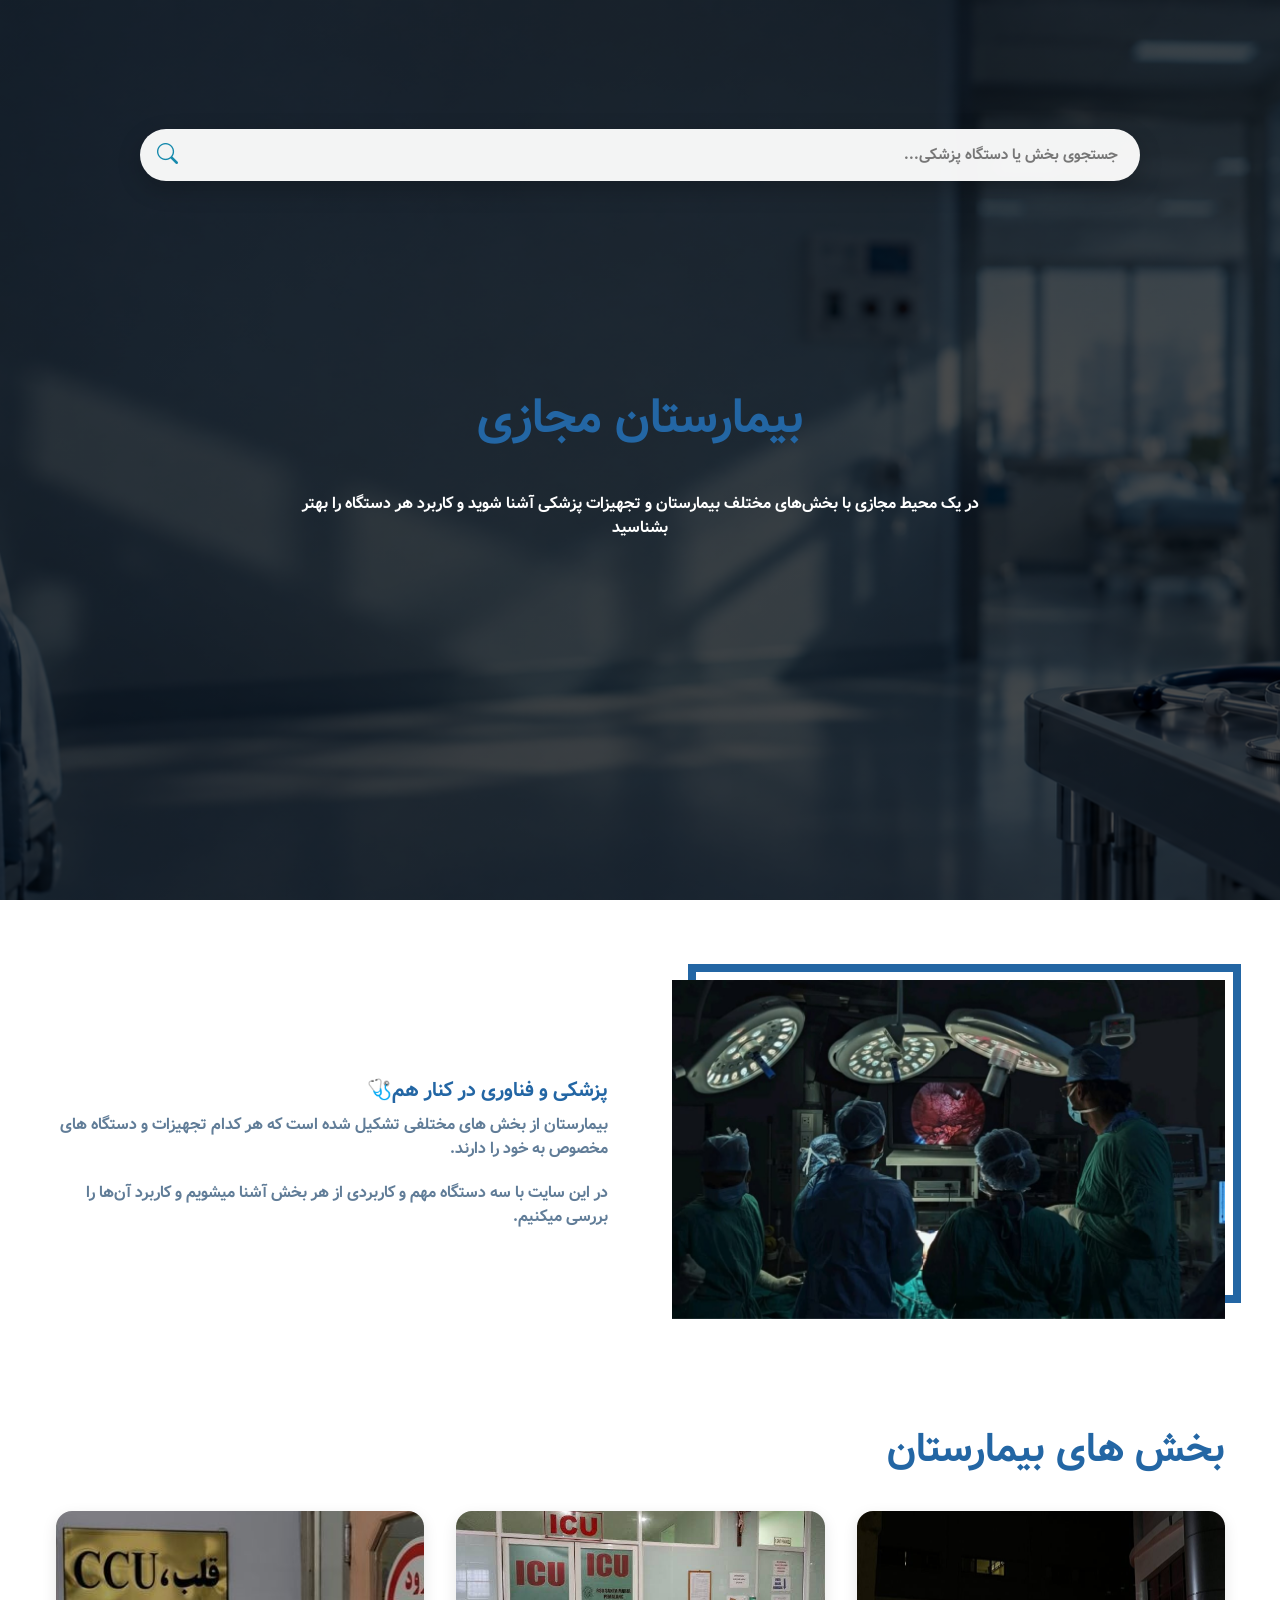
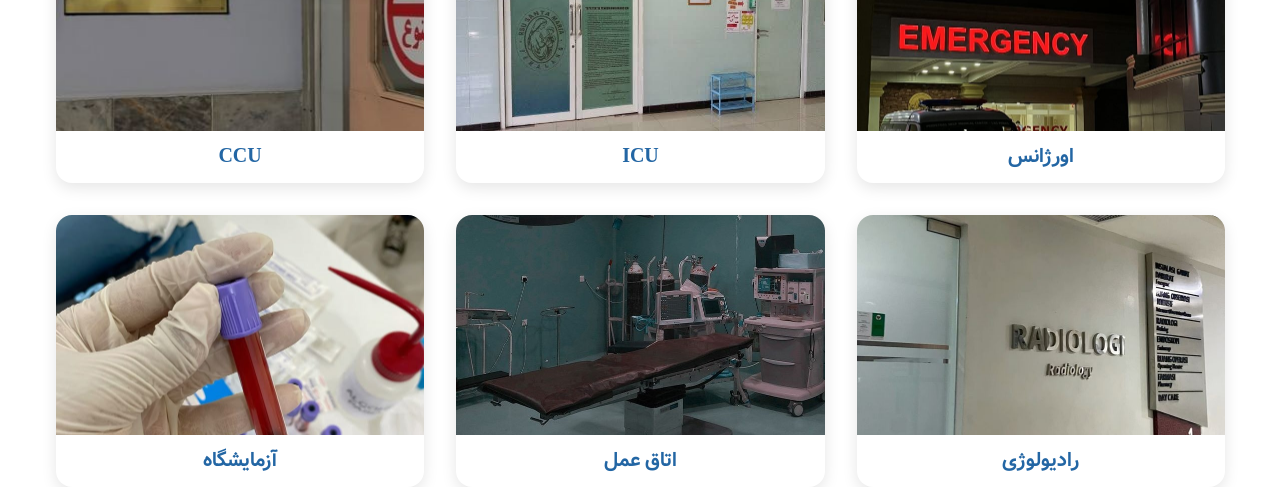
<file: index.html>
<!DOCTYPE html>
<html lang="fa" dir="rtl">

<head>
    <meta charset="UTF-8">
    <meta http-equiv="X-UA-Compatible" content="IE-edge">
    <meta name="viewport" content="width=device-width, initial-scale=1.0">
    <title>mobina.io || flexbox tutorial</title>

    <!-- favicon -->

    <link rel="apple-touch-icon" sizes="180x180" href="./image/favicon/apple-touch-icon.png">

    <link rel="icon" type="image/png" sizes="32x32" href="./image/favicon/favicon-32x32.png">

    <link rel="icon" type="image/png" sizes="16x16" href="./image/favicon/favicon-16x16.png">

    <link rel="manifest" href="./image/favicon/site.webmanifest">


    <!--style css-->
    <link rel="stylesheet" href="./css/main.css">

    <!--bootstap-->

<link rel="stylesheet" href="https://cdn.jsdelivr.net/npm/bootstrap-icons@1.11.3/font/bootstrap-icons.min.css">

</head>

<body>

    <!-- header -->
    <!-- navbar -->

    <!-- hero -->
    <div class="hero">

        <!--search box-->

        <div class="search-box">
            <input
            type="text"
            class="search-input"
            placeholder="جستجوی بخش یا دستگاه پزشکی..."
            >

            <button class="search-btn" type="button">
                <i class="bi bi-search"></i>
            </button>
        </div>

        <div class="search-results"></div>

        <div class="hero-banner">
            <h1>بیمارستان مجازی</h1>
            <p>
                در یک محیط مجازی با بخش‌های مختلف بیمارستان و تجهیزات پزشکی آشنا شوید
                و کاربرد هر دستگاه را بهتر بشناسید
            </p>
        </div>

    </div>

    <!-- end of header -->


    <!-- about section -->
    <section class="section">

        <section class="section-center about-center">
            <ARTicle class="about-img">
                <img class="about-photo" src="./image/page1.jpg" alt="about-bme">
            </ARTicle>

            <article class="about-info">
                <h3>
                    پزشکی و فناوری در کنار هم🩺
                </h3>

                <p>
                    بیمارستان از بخش های مختلفی تشکیل شده است که هر کدام تجهیزات و دستگاه های مخصوص به خود را دارند.
                </p>

                <p>
                    در این سایت با سه دستگاه مهم و کاربردی از هر بخش آشنا میشویم و کاربرد آن‌ها را بررسی میکنیم.
                </p>
            </article>
        </section>


    </section>


    <!-- end about section -->

    <!-- section parts  -->

    <section>
        <section class="section-parts">
            <div class="section-center">
                <div class="section-title">
                    <h2>بخش های بیمارستان</h2>
                </div>

                <div class="parts-center">

                    <a href="./emergency/emergency.html" class="part-card">
                        <img src="./image/emergency.jpg" alt="emergency">
                        <h3>اورژانس</h3>
                    </a>

                    <a href="./icu/icu.html" class="part-card">
                        <img src="./image/icu.jpg" alt="icu">
                        <h3>ICU</h3>
                    </a>

                    <a href="./ccu/ccu.html" class="part-card">
                        <img src="./image/ccu.jpg" alt="ccu">
                        <h3>CCU</h3>
                    </a>

                    <a href="./radiology/radiology.html" class="part-card">
                        <img src="./image/radiology.jpg" alt="radiology">
                        <h3>رادیولوژی</h3>
                    </a>

                    <a href="./operating-room/operating-room.html" class="part-card">
                        <img src="./image/operating-room.jpg" alt="operatingroom">
                        <h3>اتاق عمل</h3>
                    </a>

                    <a href="./laboratory/laboratory.html" class="part-card">
                        <img src="./image/labratory.jpg" alt="laboratory">
                        <h3>آزمایشگاه</h3>
                    </a>

                </div>
            </div>
        </section>
    </section>

    <!-- end of section parts  -->

    <script src="js/app.js"></script>
</body>

</html>
</file>
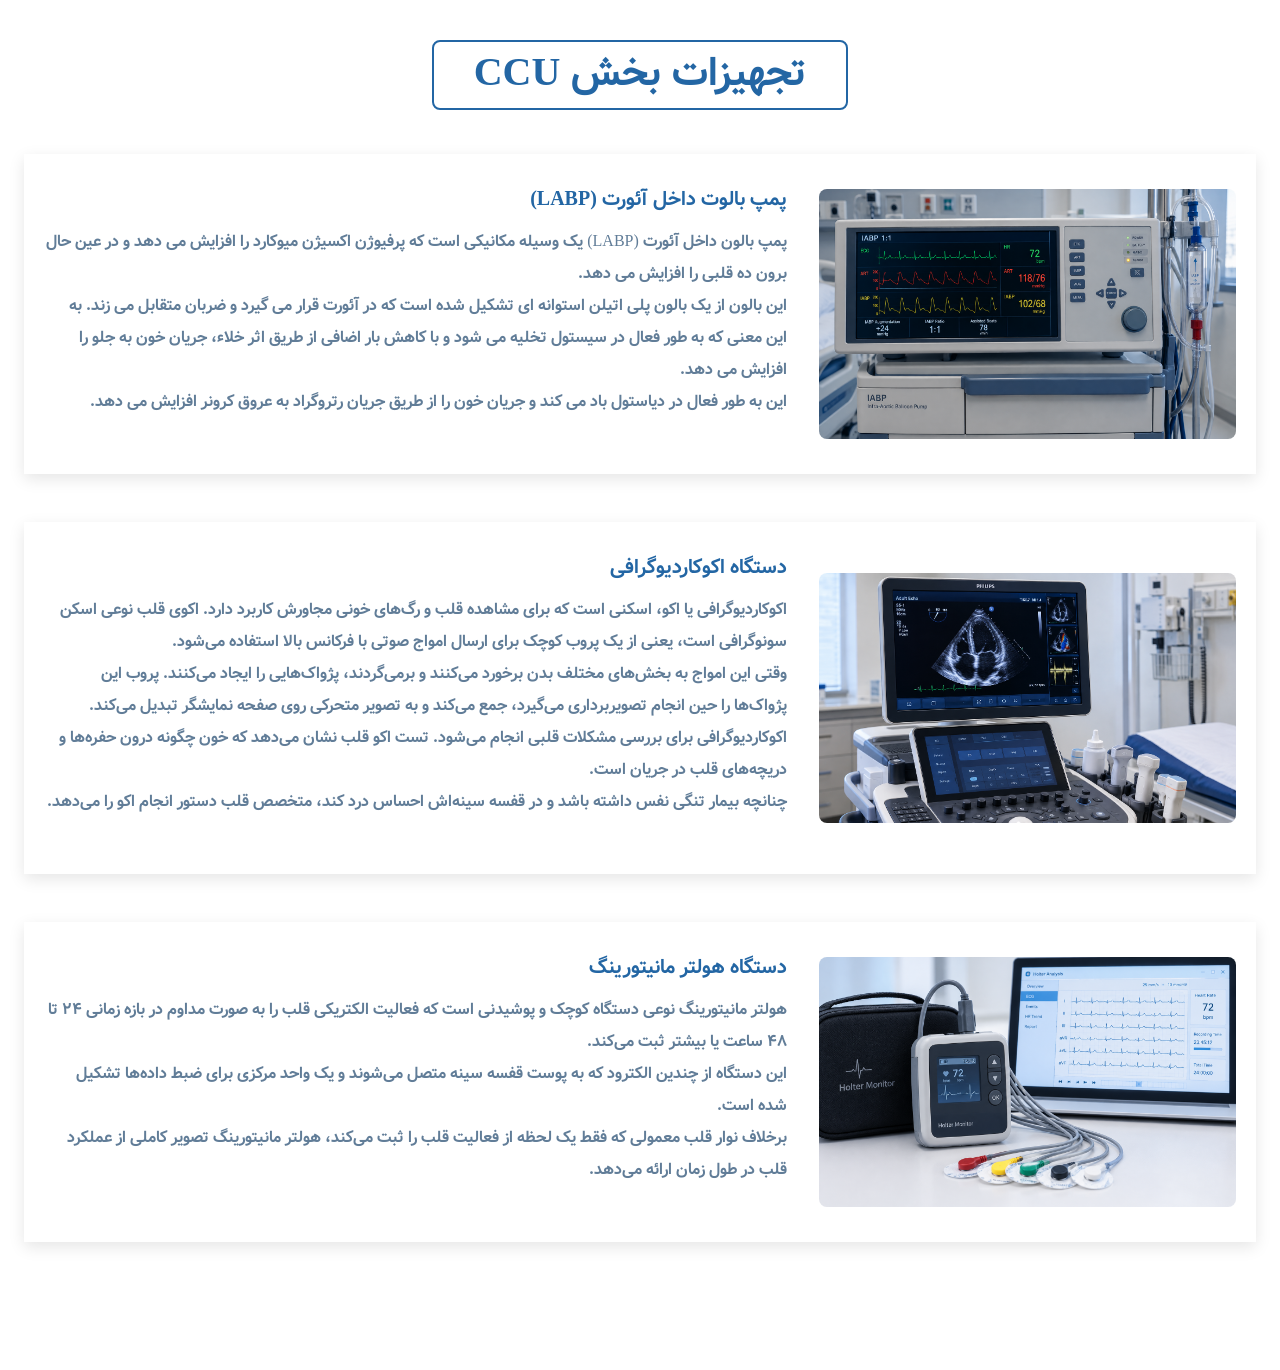
<file: ccu/ccu.html>
<!DOCTYPE html>
<html lang="fa" dir="rtl">

<head>
    <meta charset="UTF-8">
    <meta name="viewport" content="width=device-width, initial-scale=1.0">
    <title>CCU</title>
    <link rel="stylesheet" href="../css/main.css">
</head>

<body>
    <section class="section">
        <div class="section-part">
        <div class= "title">

            <h1>
                تجهیزات بخش
                <span>CCU</span>
            </h1>
        </div>

        <!-- دستگاه اول -->

        <article class="device-card">
            <img src="../image/labp.png" alt="LABP">
            <div class="device-info">
                <h3>پمپ بالوت داخل آئورت
                    <SPan dir="ltr">(LABP)</SPan>
                </h3>
                <p>
                    پمپ بالون داخل آئورت
                    <SPan dir="ltr">(LABP)</SPan>
                     یک وسیله مکانیکی است که پرفیوژن اکسیژن میوکارد را افزایش می دهد و در عین حال برون ده قلبی را
                    افزایش می دهد. 
                    <br>
                    این بالون از یک بالون پلی اتیلن استوانه ای تشکیل شده است که در آئورت قرار می گیرد و
                    ضربان متقابل می زند. به این معنی که به طور فعال در سیستول تخلیه می شود و با کاهش بار اضافی از طریق
                    اثر خلاء، جریان خون به جلو را افزایش می دهد.
                    <br>
                     این به طور فعال در دیاستول باد می کند و جریان خون را از
                    طریق جریان رتروگراد به عروق کرونر افزایش می دهد.
                </p>
            </div>
        </article>

        <!-- دستگاه دوم  -->

        <article class="device-card">
            <img src="../image/echocardio.png" alt="echocardiography">
            <div class="device-info">
                <h3> دستگاه اکوکاردیوگرافی</h3>
                <p>
                اکوکاردیوگرافی یا اکو، اسکنی است که برای مشاهده قلب و رگ‌های خونی مجاورش کاربرد دارد. اکوی قلب نوعی اسکن
                سونوگرافی است، یعنی از یک پروب کوچک برای ارسال امواج صوتی با فرکانس بالا استفاده می‌شود.
                <br>
                وقتی این امواج
                به
                بخش‌های مختلف بدن برخورد می‌کنند و برمی‌گردند، پژواک‌هایی را ایجاد می‌کنند. پروب این پژواک‌ها را حین
                انجام
                تصویربرداری می‌گیرد، جمع می‌کند و به تصویر متحرکی روی صفحه نمایشگر تبدیل می‌کند.
                <br>
                اکوکاردیوگرافی برای بررسی مشکلات قلبی انجام می‌شود. تست اکو قلب نشان می‌دهد که خون چگونه درون حفره‌ها و
                دریچه‌های قلب در جریان است. 
                <br>
                چنانچه بیمار تنگی نفس داشته باشد و در قفسه سینه‌اش احساس درد کند، متخصص قلب
                دستور
                انجام اکو را می‌دهد.
                </p>
            </div>
        </article>

        <!-- دستگاه سوم -->

        <article class="device-card">
            <img src="../image/holter.png" alt="holter-monitor">
            <div class="device-info">
                <h3>دستگاه هولتر مانیتورینگ
                </h3>
                <p>

                    هولتر مانیتورینگ نوعی دستگاه کوچک و پوشیدنی است که فعالیت الکتریکی قلب را به صورت مداوم در بازه
                    زمانی ۲۴ تا ۴۸ ساعت یا بیشتر ثبت می‌کند. 
                    <br>
                    این دستگاه از چندین الکترود که به پوست قفسه سینه متصل
                    می‌شوند و یک واحد مرکزی برای ضبط داده‌ها تشکیل شده است.
                    <br>
                    برخلاف نوار قلب معمولی که فقط یک لحظه از
                    فعالیت قلب را ثبت می‌کند، هولتر مانیتورینگ تصویر کاملی از عملکرد قلب در طول زمان ارائه می‌دهد.
                    
                </p>
            </div>
        </article>
        </div>
    </section>
</body>
</file>
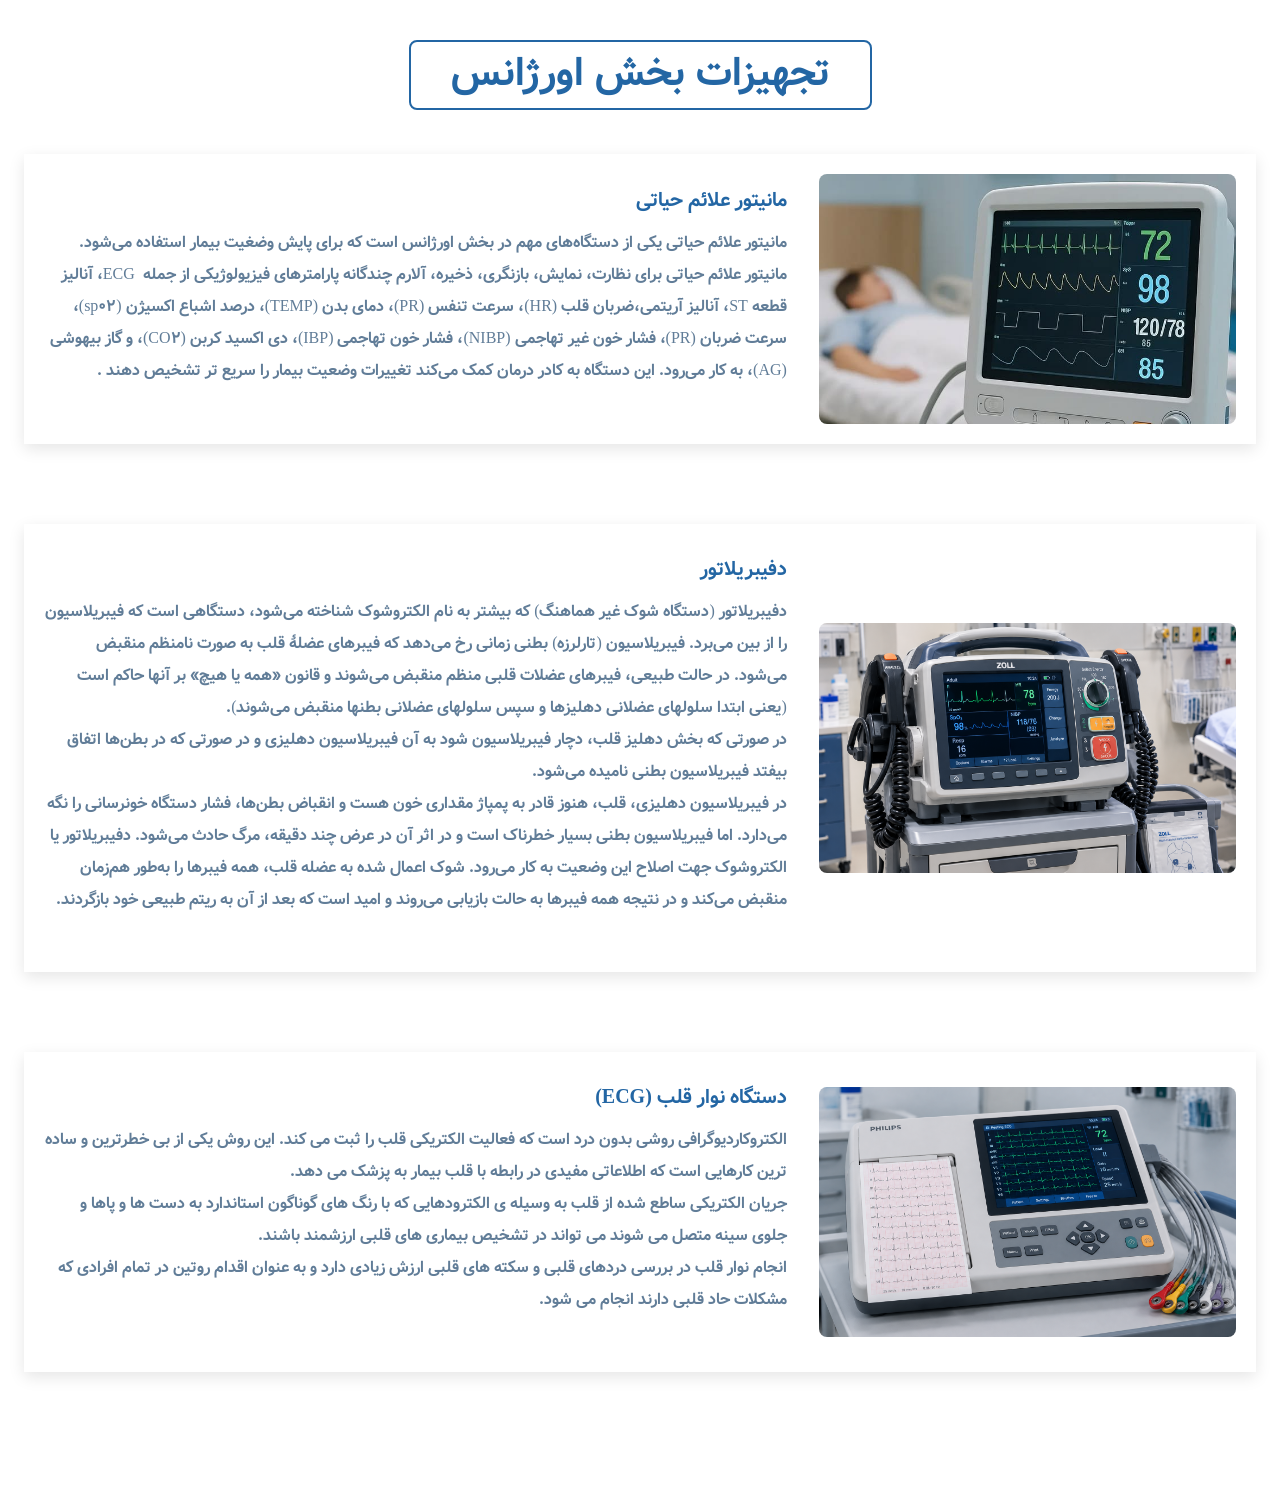
<file: emergency/emergency.html>
<!DOCTYPE html>
<html lang="fa" dir="rtl">

<head>
    <meta charset="UTF-8">
    <meta name="viewport" content="width=device-width, initial-scale=1.0">
    <title>بخش اورژانس</title>
    <link rel="stylesheet" href="../css/main.css">
</head>

<body>

    <section class="section">
        <div class="section-part">
            <div class="title">

                <h1>
                    تجهیزات بخش اورژانس
                </h1>

            </div>

            <div class="device-center">

                <!-- دستگاه اول -->

                <article class="device-card">
                    <img src="../image/monitor1.jpg" alt="monitor">
                    <div class="device-info">
                        <h3>مانیتور علائم حیاتی</h3>
                        <p>
                            مانیتور علائم حیاتی یکی از دستگاه‌های مهم در بخش اورژانس است که برای پایش وضغیت بیمار
                            استفاده
                            می‌شود.
                            <br>
                            مانیتور علائم حیاتی برای نظارت، نمایش، بازنگری، ذخیره، آلارم چندگانه پارامترهای فیزیولوژیکی
                            از
                            جمله
                            <span dir="ltr">ECG </span>،
                            آنالیز قطعه
                            <span dir="ltr">ST</span>،
                            آنالیز آریتمی،ضربان قلب
                            <SPan dir="ltr">(HR)</SPan>،
                            سرعت تنفس
                            <SPan dir="ltr">(PR)</SPan>،
                            دمای بدن
                            <SPan dir="ltr">(TEMP)</SPan>،
                            درصد اشباع اکسیژن
                            <SPan dir="ltr">(sp02)</SPan>،
                            سرعت ضربان
                            <SPan dir="ltr">(PR)</SPan>،
                            فشار خون غیر تهاجمی
                            <SPan dir="ltr">(NIBP)</SPan>،
                            فشار خون تهاجمی
                            <SPan dir="ltr">(IBP)</SPan>،
                            دی اکسید کربن
                            <SPan dir="ltr">(CO2)</SPan>،
                            و گاز بیهوشی
                            <SPan dir="ltr">(AG)</SPan>،
                            به کار می‌رود.
                            این دستگاه به کادر درمان کمک می‌کند تغییرات وضعیت بیمار را سریع تر تشخیص دهند .
                        </p>

                    </div>
                </article>

                <!-- دستگاه دوم -->
                <article class="device-card">
                    <img src="../image/defibrillator2.png" alt="defibrilator">
                    <div class="device-info">
                        <h3>دفیبریلاتور</h3>
                        <p>
                            دفیبریلاتور (دستگاه شوک غیر هماهنگ) که بیشتر به نام الکتروشوک شناخته می‌شود، دستگاهی است که
                            فیبریلاسیون را از بین می‌برد.
                            فیبریلاسیون (تارلرزه) بطنی زمانی رخ می‌دهد که فیبرهای عضلهٔ قلب به صورت نامنظم منقبض می‌شود.
                            در
                            حالت طبیعی،
                            فیبرهای عضلات قلبی منظم منقبض می‌شوند و قانون «همه یا هیچ» بر آنها حاکم است (یعنی ابتدا
                            سلولهای
                            عضلانی دهلیزها و سپس سلولهای عضلانی بطنها منقبض می‌شوند). 
                            <br>
                            در صورتی که بخش دهلیز قلب، دچار
                            فیبریلاسیون شود به آن فیبریلاسیون دهلیزی و در صورتی که در بطن‌ها اتفاق بیفتد فیبریلاسیون
                            بطنی
                            نامیده می‌شود.
                            <br>
                            در فیبریلاسیون دهلیزی، قلب، هنوز قادر به پمپاژ مقداری خون هست و
                            انقباض بطن‌ها، فشار دستگاه خونرسانی را نگه می‌دارد. اما فیبریلاسیون بطنی بسیار خطرناک است
                            و در اثر آن در عرض چند دقیقه، مرگ حادث می‌شود. دفیبریلاتور یا الکتروشوک جهت اصلاح این وضعیت
                            به
                            کار می‌رود. شوک اعمال شده به عضله قلب، همه فیبرها را به‌طور هم‌زمان منقبض می‌کند و در نتیجه
                            همه
                            فیبرها به حالت بازیابی می‌روند
                            و امید است که بعد از آن به ریتم طبیعی خود بازگردند.

                        </p>
                    </div>
                </article>
                <!-- دستگاه سوم-->

                <article class="device-card">
                    <img src="../image/ecg.png" alt="ECG">
                    <div class="device-info">
                        <h3>دستگاه نوار قلب
                            <SPan dir="ltr">(ECG)</SPan>
                        </h3>
                        <p>
                            الکتروکاردیوگرافی روشی بدون درد است که فعالیت الکتریکی قلب را ثبت می کند.
                            این روش یکی از بی خطرترین و ساده ترین کارهایی است که اطلاعاتی مفیدی در رابطه با قلب بیمار به
                            پزشک می دهد.
                            <br>
                            جریان الکتریکی ساطع شده از قلب به وسیله ی الکترودهایی که با رنگ های گوناگون
                            استاندارد به دست ها
                            و پاها و جلوی سینه متصل می شوند می تواند
                            در تشخیص بیماری های قلبی ارزشمند باشند.
                            <br>
                            انجام نوار قلب در بررسی دردهای قلبی و سکته های قلبی ارزش زیادی دارد
                            و به عنوان اقدام روتین در تمام افرادی که مشکلات حاد قلبی دارند انجام می شود.

                        </p>
                    </div>
                </article>

            </div>

    </section>

</body>

</html>
</file>
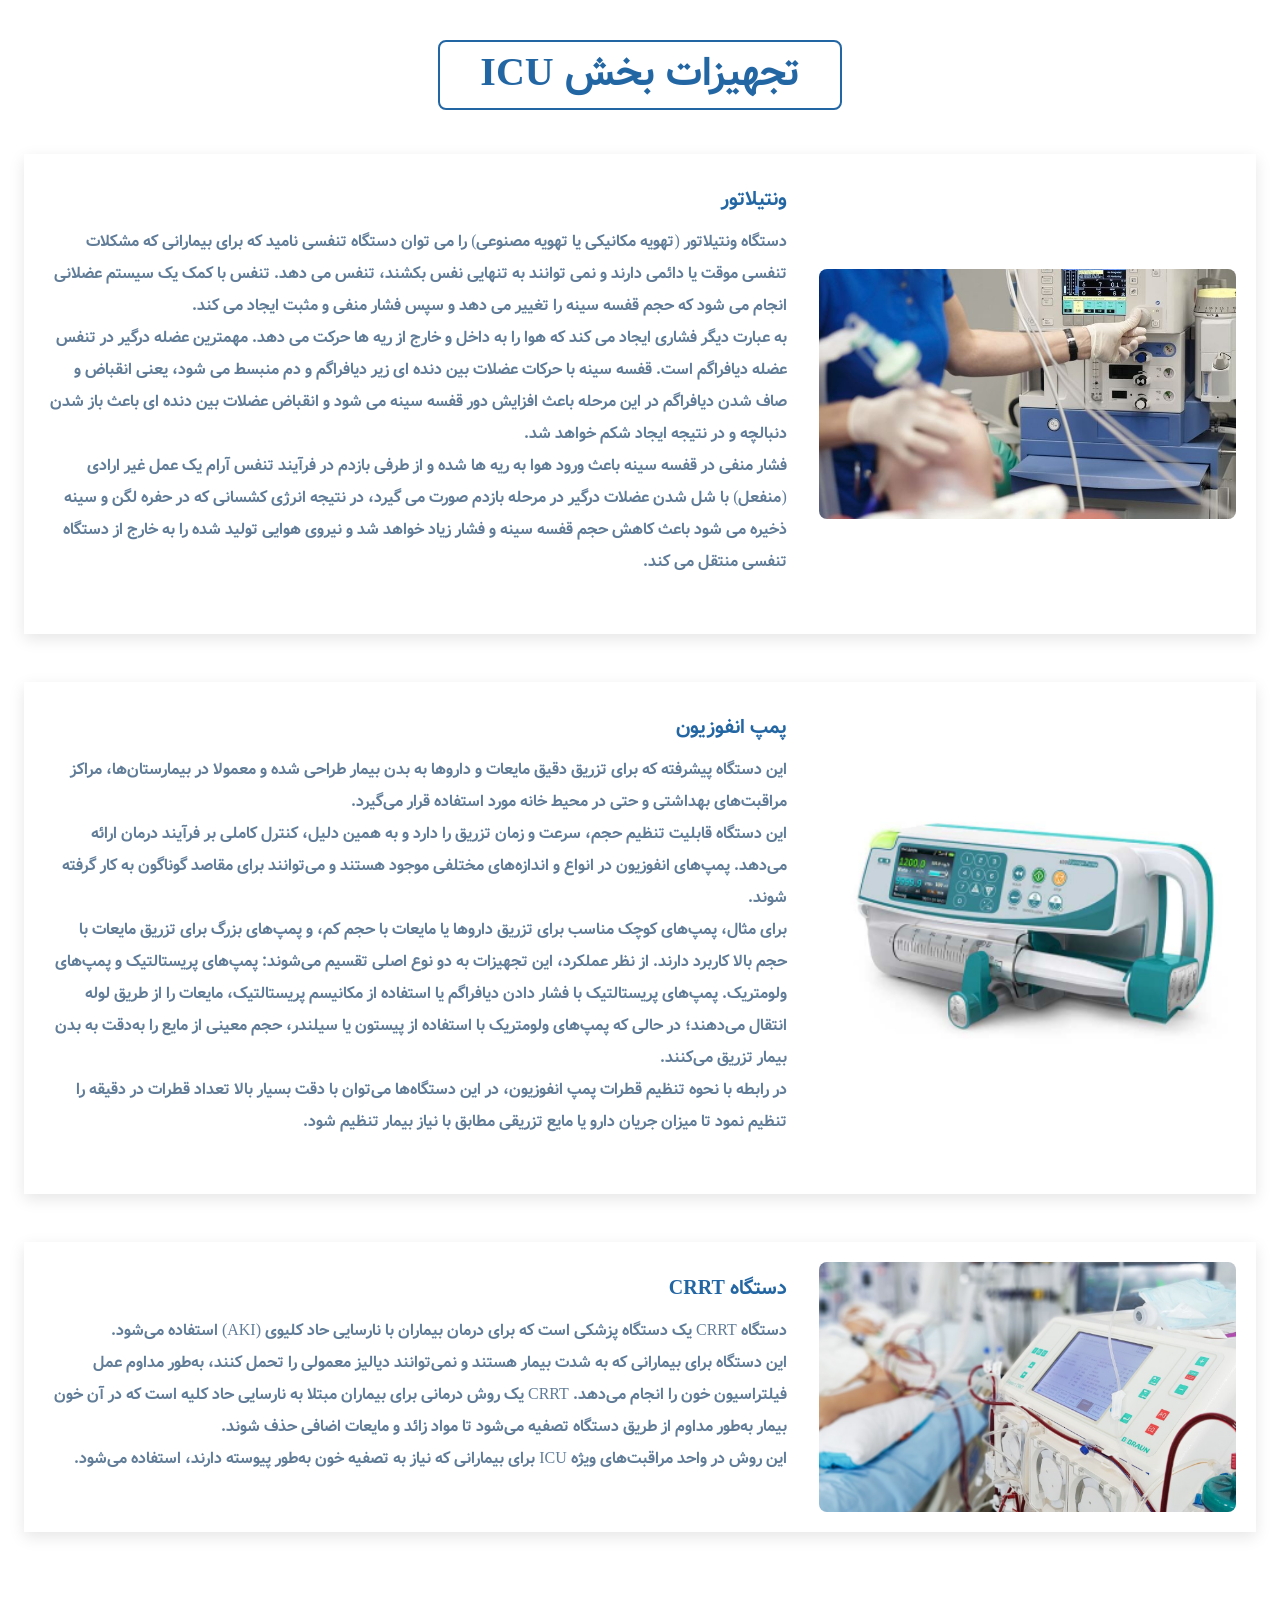
<file: icu/icu.html>
<!DOCTYPE html>
<html lang="fa" dir="rtl">

<head>
    <meta charset="UTF-8">
    <meta name="viewport" content="width=device-width, initial-scale=1.0">
    <title>ICU</title>
    <link rel="stylesheet" href="../css/main.css">
</head>

<body>

   <section class="section">
      <div class="section-part">
        <div class= "title">

            <h1>
                تجهیزات بخش
                <span>ICU</span>
            </h1>
        </div>


        <!-- دستگاه اول -->

        <article class="device-card">
            <img src="../image/ventilator2.jpg" alt="ventillator">
            <div class="device-info">
                <h3>ونتیلاتور</h3>
                <p>
                    دستگاه ونتیلاتور
                    (تهویه مکانیکی یا تهویه مصنوعی) را می توان دستگاه تنفسی نامید که برای بیمارانی که مشکلات تنفسی موقت
                    یا دائمی دارند
                    و نمی‌ توانند به تنهایی نفس بکشند، تنفس می دهد.
                    تنفس با کمک یک سیستم عضلانی انجام می شود که حجم قفسه سینه را تغییر می دهد
                    و سپس فشار منفی و مثبت ایجاد می کند. 
                    <br>
                    به عبارت دیگر فشاری ایجاد می کند که هوا را به داخل و خارج از
                    ریه ها حرکت می دهد. مهمترین عضله درگیر در تنفس عضله دیافراگم است. قفسه سینه با حرکات عضلات بین دنده
                    ای زیر دیافراگم و دم منبسط می شود،
                    یعنی انقباض و صاف شدن دیافراگم در این مرحله باعث افزایش دور قفسه سینه می شود
                    و انقباض عضلات بین دنده ای باعث باز شدن دنبالچه و در نتیجه ایجاد شکم خواهد شد.
                    <br>
                    فشار منفی در قفسه سینه باعث ورود هوا به ریه ها شده و از طرفی بازدم
                    در فرآیند تنفس آرام یک عمل غیر ارادی (منفعل) با شل شدن عضلات درگیر در مرحله بازدم صورت می گیرد، در
                    نتیجه انرژی کشسانی که در حفره لگن و سینه ذخیره می شود
                    باعث کاهش حجم قفسه سینه و فشار زیاد خواهد شد و نیروی هوایی تولید شده را به خارج از دستگاه تنفسی
                    منتقل می کند.
                </p>
            </div>
        </article>

        <!-- دستگاه دوم  -->

        <article class="device-card">
            <img src="../image/syringpumpp.png" alt="infusion-pump">
            <div class="device-info">
                <h3> پمپ انفوزیون</h3>
                <p>
                    این دستگاه پیشرفته که برای تزریق دقیق مایعات و داروها به بدن بیمار طراحی شده و معمولا در
                    بیمارستان‌ها، مراکز مراقبت‌های بهداشتی و حتی در محیط خانه مورد استفاده قرار می‌گیرد.
                    <br>
                    این دستگاه
                    قابلیت تنظیم حجم، سرعت و زمان تزریق را دارد
                    و به همین دلیل، کنترل کاملی بر فرآیند درمان ارائه می‌دهد.
                    پمپ‌های انفوزیون در انواع و اندازه‌های مختلفی موجود هستند و می‌توانند برای مقاصد گوناگون به کار
                    گرفته شوند.
                    <br>
                    برای مثال، پمپ‌های کوچک مناسب برای تزریق داروها یا مایعات با حجم کم، و پمپ‌های بزرگ برای تزریق
                    مایعات با حجم بالا کاربرد دارند.
                    از نظر عملکرد، این تجهیزات به دو نوع اصلی تقسیم می‌شوند: پمپ‌های پریستالتیک و پمپ‌های ولومتریک.
                    پمپ‌های پریستالتیک با فشار دادن دیافراگم یا استفاده از مکانیسم پریستالتیک، مایعات را از طریق لوله
                    انتقال می‌دهند؛
                    در حالی که پمپ‌های ولومتریک با استفاده از پیستون یا سیلندر، حجم معینی از مایع را به‌دقت به بدن بیمار
                    تزریق می‌کنند.
                    <br>
                    در رابطه با نحوه تنظیم قطرات پمپ انفوزیون، در این دستگاه‌ها می‌توان با دقت بسیار بالا تعداد قطرات در
                    دقیقه را تنظیم نمود تا میزان جریان دارو یا مایع تزریقی مطابق با نیاز بیمار تنظیم شود.
                </p>
            </div>
        </article>

        <!-- دستگاه سوم -->

        <article class="device-card">
            <img src="../image/crrt.png" alt="CRRT">
            <div class="device-info">
                <h3>دستگاه
                    <SPan dir="ltr">CRRT</SPan>
                </h3>
                <p>
                    دستگاه
                    <SPan dir="ltr">CRRT</SPan>
                    یک دستگاه پزشکی است که برای درمان بیماران با نارسایی حاد کلیوی
                    <SPan dir="ltr">(AKI)</SPan>
                    استفاده می‌شود. 
                    <br>
                    این دستگاه برای بیمارانی که به شدت بیمار هستند و نمی‌توانند دیالیز معمولی را تحمل
                    کنند، به‌طور مداوم عمل فیلتراسیون خون را انجام می‌دهد.
                    <SPan dir="ltr">CRRT</SPan>
                    یک روش درمانی برای بیماران مبتلا به نارسایی حاد کلیه است که در آن خون بیمار به‌طور مداوم از طریق
                    دستگاه تصفیه می‌شود تا مواد زائد و مایعات اضافی حذف شوند. 
                    <br>
                    این روش در واحد مراقبت‌های ویژه
                    <SPan dir="ltr">ICU</SPan>
                    برای بیمارانی که نیاز به تصفیه خون به‌طور پیوسته دارند، استفاده می‌شود.

                </p>
            </div>
        </article>
      </div>
    </section>
</body>
</file>
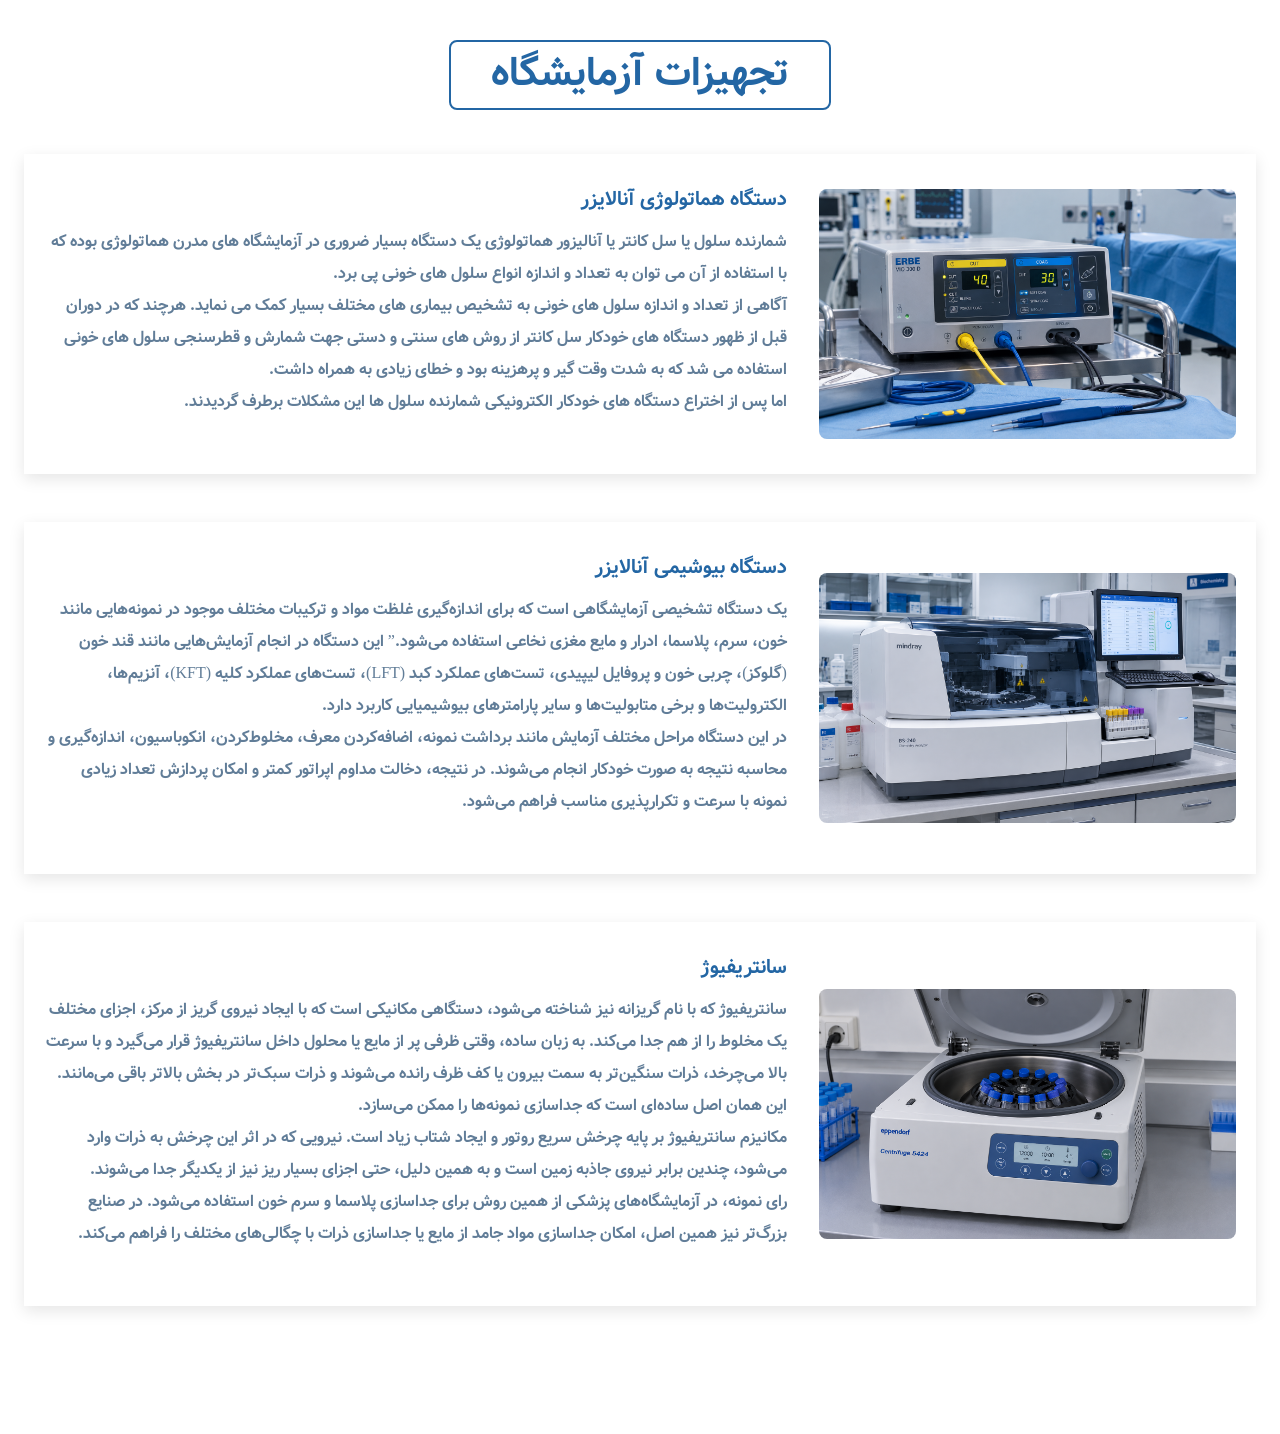
<file: laboratory/laboratory.html>
<!DOCTYPE html>
<html lang="fa" dir="rtl">

<head>
    <meta charset="UTF-8">
    <meta name="viewport" content="width=device-width, initial-scale=1.0">
    <title>laboratory</title>
    <link rel="stylesheet" href="../css/main.css">
</head>

<body>
    <section class="section">
        <div class="section-part">
            <div class="title">

                <h1>
                    تجهیزات آزمایشگاه
                </h1>

            </div>


            <!-- دستگاه اول -->

            <article class="device-card">
                <img src="../image/hematology.png" alt="ventillator">
                <div class="device-info">
                    <h3>دستگاه هماتولوژی آنالایزر</h3>
                    <p>
                        شمارنده سلول یا سل کانتر یا آنالیزور هماتولوژی
                        یک دستگاه بسیار ضروری در آزمایشگاه های مدرن هماتولوژی بوده که با استفاده از آن می توان به تعداد
                        و
                        اندازه انواع سلول های خونی پی برد.
                        <br>
                        آگاهی از تعداد و اندازه سلول های خونی به تشخیص بیماری های مختلف
                        بسیار کمک می نماید. هرچند که در دوران قبل از ظهور دستگاه های خودکار سل کانتر از روش های سنتی و
                        دستی
                        جهت شمارش و قطرسنجی سلول های خونی استفاده می شد که به شدت وقت گیر و پرهزینه بود و خطای زیادی به
                        همراه داشت.
                        <br>
                        اما پس از اختراع دستگاه های خودکار الکترونیکی شمارنده سلول ها این مشکلات برطرف گردیدند.
                    </p>
                </div>
            </article>


            <!-- دستگاه دوم  -->

            <article class="device-card">
                <img src="../image/biochemistryanalyzer.png" alt="biochemistryanalyzer">
                <div class="device-info">
                    <h3> دستگاه بیوشیمی آنالایزر</h3>
                    <p>
                        یک دستگاه تشخیصی آزمایشگاهی است که برای اندازه‌گیری غلظت مواد و ترکیبات مختلف موجود در
                        نمونه‌هایی
                        مانند خون، سرم، پلاسما، ادرار و مایع مغزی نخاعی استفاده می‌شود.” این دستگاه در انجام آزمایش‌هایی
                        مانند قند خون (گلوکز)، چربی خون و پروفایل لیپیدی، تست‌های عملکرد کبد
                        <SPan dir="ltr">(LFT)</SPan>،
                        تست‌های عملکرد کلیه
                        <SPan dir="ltr">(KFT)</SPan>،
                        آنزیم‌ها، الکترولیت‌ها و برخی متابولیت‌ها و سایر پارامترهای بیوشیمیایی کاربرد دارد.
                        <br>
                        در این دستگاه مراحل مختلف آزمایش مانند برداشت نمونه، اضافه‌کردن معرف، مخلوط‌کردن، انکوباسیون،
                        اندازه‌گیری و محاسبه نتیجه به صورت خودکار انجام می‌شوند. در نتیجه، دخالت مداوم اپراتور کمتر و
                        امکان
                        پردازش تعداد زیادی نمونه با سرعت و تکرارپذیری مناسب فراهم می‌شود.
                    </p>
                </div>
            </article>
            <!-- دستگاه سوم -->

            <article class="device-card">
                <img src="../image/cetrifuge.png" alt="CRRT">
                <div class="device-info">
                    <h3>سانتریفیوژ
                    </h3>
                    <p>
                        سانتریفیوژ که با نام گریزانه نیز شناخته می‌شود، دستگاهی مکانیکی است که با ایجاد نیروی گریز از
                        مرکز،
                        اجزای مختلف یک مخلوط را از هم جدا می‌کند. به زبان ساده، وقتی ظرفی پر از مایع یا محلول داخل
                        سانتریفیوژ قرار می‌گیرد و با سرعت بالا می‌چرخد، ذرات سنگین‌تر به سمت بیرون یا کف ظرف رانده
                        می‌شوند و
                        ذرات سبک‌تر در بخش بالاتر باقی می‌مانند. این همان اصل ساده‌ای است که جداسازی نمونه‌ها را ممکن
                        می‌سازد.
                        <br>
                        مکانیزم سانتریفیوژ بر پایه چرخش سریع روتور و ایجاد شتاب زیاد است. نیرویی که در اثر این چرخش به
                        ذرات
                        وارد می‌شود، چندین برابر نیروی جاذبه زمین است و به همین دلیل، حتی اجزای بسیار ریز نیز از یکدیگر
                        جدا
                        می‌شوند.
                        <br>
                        رای نمونه، در آزمایشگاه‌های پزشکی از همین روش برای جداسازی پلاسما و سرم خون استفاده می‌شود. در
                        صنایع
                        بزرگ‌تر نیز همین اصل، امکان جداسازی مواد جامد از مایع یا جداسازی ذرات با چگالی‌های مختلف را
                        فراهم
                        می‌کند.
                    </p>
                </div>
            </article>
        </div>
    </section>
</body>
</file>
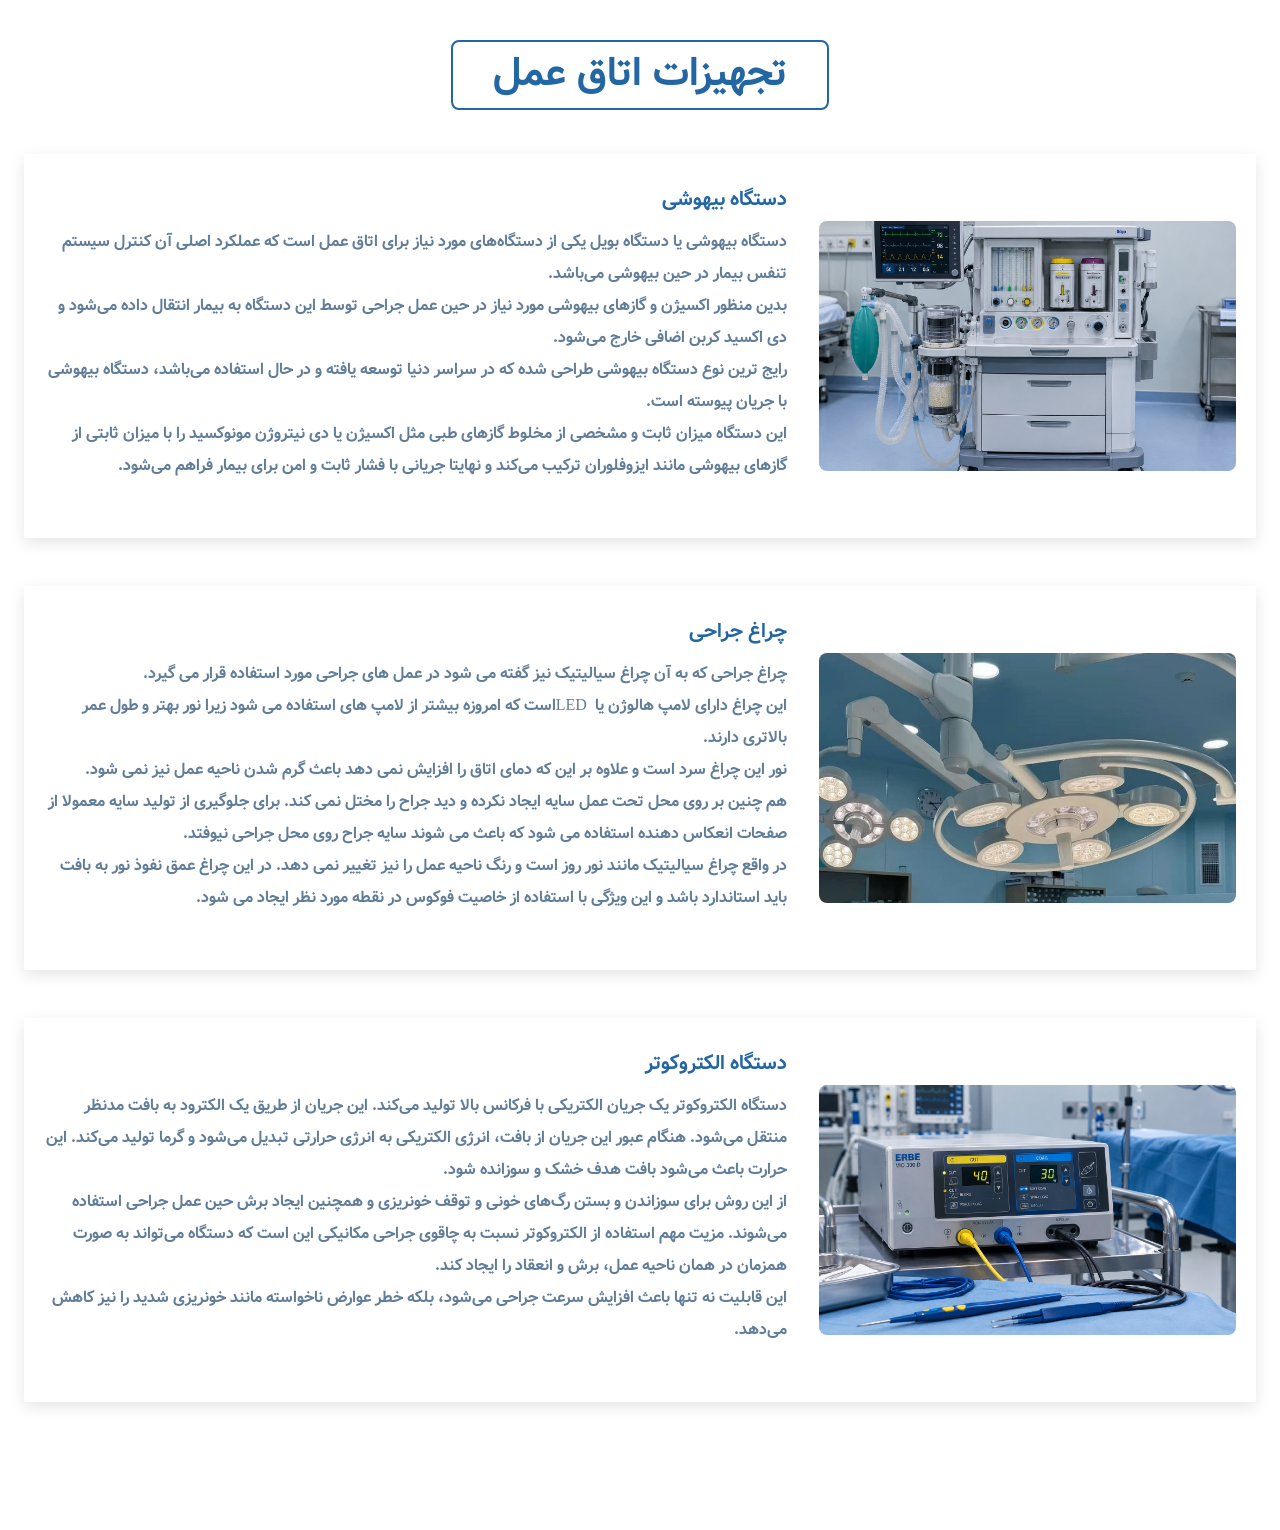
<file: operating-room/operating-room.html>
<!DOCTYPE html>
<html lang="fa" dir="rtl">

<head>
    <meta charset="UTF-8">
    <meta name="viewport" content="width=device-width, initial-scale=1.0">
    <title>اتاق عمل</title>
    <link rel="stylesheet" href="../css/main.css">
</head>

<body>

    <section class="section">
        <div class="section-part">
      <div class="title">

            <h1>
                تجهیزات اتاق عمل
            </h1>
            
        </div>
    
        <!-- دستگاه اول -->

        <article class="device-card">
            <img src="../image/anathesia.png" alt="anesthhsia">
            <div class="device-info">
                <h3>دستگاه بیهوشی</h3>
                <p>
                    دستگاه بیهوشی یا دستگاه بویل یکی از دستگاه‌های مورد نیاز برای اتاق عمل است که عملکرد اصلی آن کنترل
                    سیستم تنفس بیمار در حین بیهوشی می‌باشد.
                    <br>
                    بدین منظور اکسیژن و گازهای بیهوشی مورد نیاز در حین عمل جراحی توسط این دستگاه به بیمار انتقال داده
                    می‌شود و دی اکسید کربن اضافی خارج می‌شود.
                    <br>
                    رایج ترین نوع دستگاه بیهوشی طراحی شده که در سراسر دنیا توسعه یافته و در حال استفاده می‌باشد، دستگاه
                    بیهوشی با جریان پیوسته است.
                    <br>
                    این دستگاه میزان ثابت و مشخصی از مخلوط گازهای طبی مثل اکسیژن یا دی نیتروژن مونوکسید را با میزان
                    ثابتی از گازهای بیهوشی مانند ایزوفلوران ترکیب می‌کند و نهایتا جریانی با فشار ثابت و امن برای بیمار
                    فراهم می‌شود.
                </p>
            </div>
        </article>

        <!-- دستگاه دوم  -->

        <article class="device-card">
            <img src="../image/surgical-light.jpg" alt="surgical-light">
            <div class="device-info">
                <h3> چراغ جراحی</h3>
                <p>
                    چراغ جراحی که به آن چراغ سیالیتیک نیز گفته می شود در عمل های جراحی مورد استفاده قرار می گیرد.
                    <br>
                    این چراغ دارای لامپ هالوژن یا
                    <SPan dir="ltr">LED </SPan>
                    است که امروزه بیشتر از لامپ های
                    استفاده می شود زیرا نور بهتر و طول عمر بالاتری دارند.
                    <br>
                    نور این چراغ سرد است و علاوه بر این که دمای
                    اتاق را افزایش نمی دهد باعث گرم شدن ناحیه عمل نیز نمی شود.
                    <br>
                    هم چنین بر روی محل تحت عمل سایه ایجاد
                    نکرده و دید جراح را مختل نمی کند. برای جلوگیری از تولید سایه معمولا از صفحات انعکاس دهنده استفاده می
                    شود که باعث می شوند سایه جراح روی محل جراحی نیوفتد.
                    <br>
                    در واقع چراغ سیالیتیک مانند نور روز است و رنگ
                    ناحیه عمل را نیز تغییر نمی دهد. در این چراغ عمق نفوذ نور به بافت باید استاندارد باشد و این ویژگی با
                    استفاده از خاصیت فوکوس در نقطه مورد نظر ایجاد می شود.
                </p>
            </div>
        </article>
        <!-- دستگاه سوم -->

        <article class="device-card">
            <img src="../image/electrocauter.png" alt="CRRT">
            <div class="device-info">
                <h3>دستگاه الکتروکوتر
                </h3>
                <p>
                    دستگاه‌ الکتروکوتر یک جریان الکتریکی با فرکانس بالا تولید می‌کند. این جریان از طریق یک الکترود به
                    بافت مدنظر منتقل می‌شود. هنگام عبور این جریان از بافت، انرژی الکتریکی به انرژی حرارتی تبدیل می‌شود و
                    گرما تولید می‌کند. این حرارت باعث می‌شود بافت هدف خشک و سوزانده شود.
                    <br>
                    از این روش برای سوزاندن و بستن رگ‌های خونی و توقف خونریزی و همچنین ایجاد برش حین عمل جراحی استفاده
                    می‌شوند. مزیت مهم استفاده از الکتروکوتر نسبت به چاقوی جراحی مکانیکی این است که دستگاه می‌تواند به
                    صورت همزمان در همان ناحیه عمل، برش و انعقاد را ایجاد کند.
                    <br>
                    این قابلیت نه تنها باعث افزایش سرعت جراحی
                    می‌شود، بلکه خطر عوارض ناخواسته مانند خونریزی شدید را نیز کاهش می‌دهد.
                </p>
            </div>
        </article>
</div>
    </section>
</body>
</file>
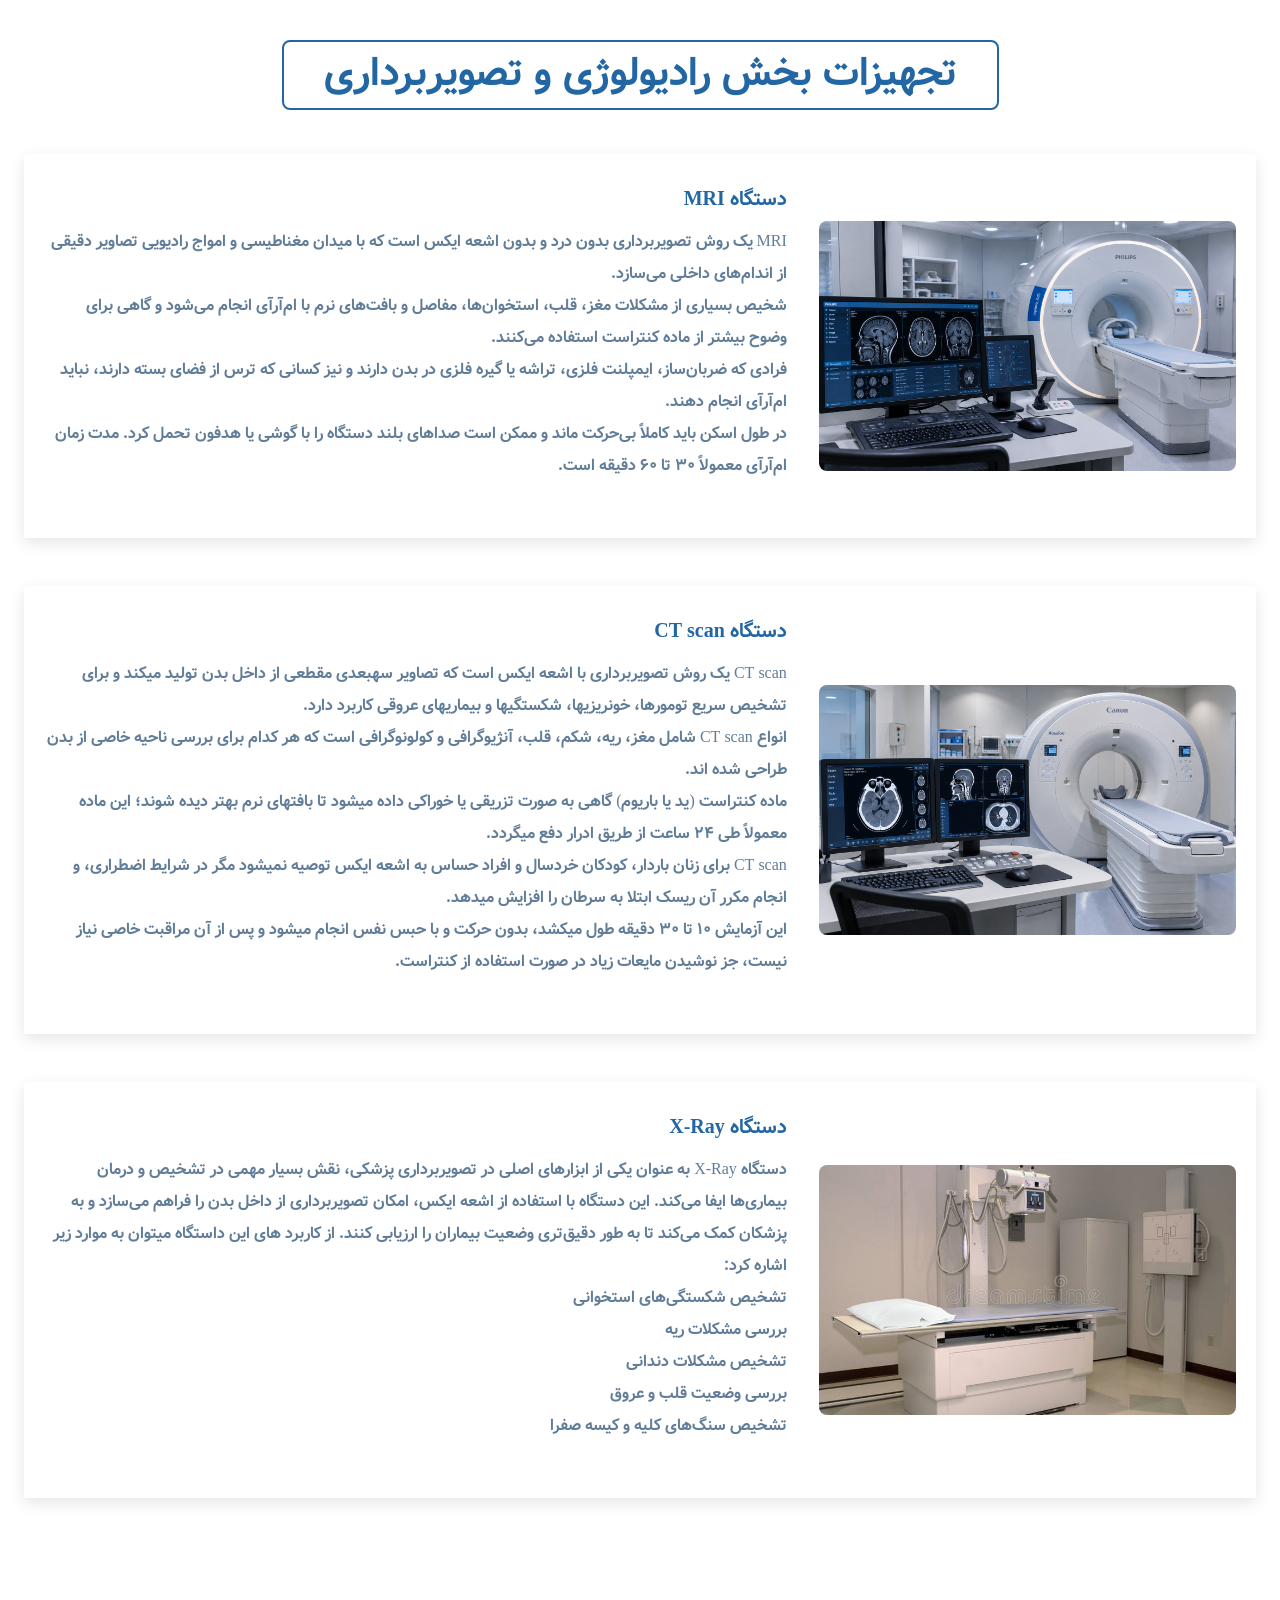
<file: radiology/radiology.html>
<!DOCTYPE html>
<html lang="fa" dir="rtl">

<head>
    <meta charset="UTF-8">
    <meta name="viewport" content="width=device-width, initial-scale=1.0">
    <title>radiology</title>
    <link rel="stylesheet" href="../css/main.css">
</head>


<body>

    <section class="section">
        <div class="section-part">
        <div class= "title">

            <h1>
                تجهیزات بخش
                رادیولوژی و تصویربرداری
            </h1>
        </div>


        <!-- دستگاه اول -->

        <article class="device-card">
            <img src="../image/MRI.png" alt="MRI">
            <div class="device-info">
                <h3>دستگاه
                    <SPan dir="ltr">MRI</SPan>
                </h3>
                <p>
                    <SPan dir="ltr">MRI</SPan>
                    یک روش تصویربرداری بدون درد و بدون اشعه ایکس است که با میدان مغناطیسی و امواج رادیویی تصاویر دقیقی
                    از اندام‌های داخلی می‌سازد.
                    <br>
                    شخیص بسیاری از مشکلات مغز، قلب، استخوان‌ها، مفاصل و بافت‌های نرم با ام‌آر‌آی انجام می‌شود و گاهی
                    برای وضوح بیشتر از ماده کنتراست استفاده می‌کنند.
                    <br>
                    فرادی که ضربان‌ساز، ایمپلنت فلزی، تراشه یا گیره فلزی در بدن دارند و نیز کسانی که ترس از فضای بسته
                    دارند، نباید ام‌آر‌آی انجام دهند.
                    <br>
                    در طول اسکن باید کاملاً بی‌حرکت ماند و ممکن است صداهای بلند دستگاه را با گوشی یا هدفون تحمل کرد. مدت
                    زمان ام‌آر‌آی معمولاً ۳۰ تا ۶۰ دقیقه است.
                </p>
            </div>
        </article>

        <!-- دستگاه دوم  -->

        <article class="device-card">
            <img src="../image/ct-scan.png" alt="ctscan">
            <div class="device-info">
                <h3>دستگاه
                    <SPan dir="ltr">CT scan</SPan>
                </h3>
                <p>
                    <SPan dir="ltr">CT scan</SPan>
                    یک روش تصویربرداری با اشعه ایکس است که تصاویر سهبعدی مقطعی از داخل بدن تولید میکند و برای تشخیص سریع
                    تومورها، خونریزیها، شکستگیها و بیماریهای عروقی کاربرد دارد.
                    <br>
                    انواع
                    <SPan dir="ltr">CT scan</SPan>
                    شامل مغز، ریه، شکم، قلب، آنژیوگرافی و کولونوگرافی است که هر کدام برای بررسی ناحیه خاصی از بدن طراحی
                    شده اند.
                    <br>
                    ماده کنتراست (ید یا باریوم) گاهی به صورت تزریقی یا خوراکی داده میشود تا بافتهای نرم بهتر دیده شوند؛
                    این ماده معمولاً طی ۲۴ ساعت از طریق ادرار دفع میگردد.
                    <br>
                    <SPan dir="ltr">CT scan</SPan>
                    برای زنان باردار، کودکان خردسال و افراد حساس به اشعه ایکس توصیه نمیشود مگر در شرایط اضطراری، و انجام
                    مکرر آن ریسک ابتلا به سرطان را افزایش میدهد.
                    <br>
                    این آزمایش ۱۰ تا ۳۰ دقیقه طول میکشد، بدون حرکت و با حبس نفس انجام میشود و پس از آن مراقبت خاصی نیاز
                    نیست، جز نوشیدن مایعات زیاد در صورت استفاده از کنتراست.

                </p>
            </div>
        </article>

        <!-- دستگاه سوم -->

        <article class="device-card">
            <img src="../image/xray3.jpg" alt="xray">
            <div class="device-info">
                <h3>دستگاه
                    <SPan dir="ltr">X-Ray</SPan>
                </h3>
                <p>
                    دستگاه
                    <SPan dir="ltr">X-Ray</SPan> به عنوان یکی از ابزارهای اصلی در تصویربرداری پزشکی، نقش بسیار مهمی در
                        تشخیص و درمان بیماری‌ها ایفا می‌کند. این دستگاه با استفاده از اشعه ایکس، امکان تصویربرداری از
                        داخل بدن را فراهم می‌سازد و به پزشکان کمک می‌کند تا به طور دقیق‌تری وضعیت بیماران را ارزیابی
                        کنند. 
                        
                        از کاربرد های این داستگاه میتوان به موارد زیر اشاره کرد:
                        <br>
                        تشخیص شکستگی‌های استخوانی
                        <br>
                        بررسی مشکلات ریه
                        <br>
                        تشخیص مشکلات دندانی
                        <br>
                        بررسی وضعیت قلب و عروق
                        <br>
                        تشخیص سنگ‌های کلیه و کیسه صفرا
                </p>
            </div>
        </article>
        </div>
    </section>
</body>
</file>
<file: css/main.css>
/*================
fonts
================*/

@font-face {
    font-family: "vazir";
    src: url("../vazir/Farsi-Digits-Without-Latin/Vazir-Bold-FD-WOL.woff") format("woff2"),
        url("../vazir/Farsi-Digits-Without-Latin/Vazir-FD-WOL.woff") format("woff") url("../vazir/Farsi-Digits-Without-Latin/Vazir-FD-WOL.ttf") format("truetype")
}

/*=============
variable
=============
*/

:root {
    --clr-primary-1: #151b75;
    --clr-primary-2: #2563eb;
    --clr-primary-3: #38bdf8;
    --clr-grey-1: #2366a4;
    --clr-grey-2: #617d98;
    --clr-grey-3: #9eb2c7;
    --clr-grey-4: #f1f5f8;
    --clr-white: #fff;
    --ff-primary: "vazir", san-serif;
    --trasition: all 0.3 linear;
    --light-shadow: 0 5px 15px rgba(0, 0, 0, 0.1);
    --dark-shadow: 0 5px 15px rgba(0, 0, 0, 0.2);
}

/*
=============
global style
=============
*/

* {
    margin: 0;
    padding: 0;
    box-sizing: border-box;
}

body {
    font-family: var(--ff-primary);
    background: var(--clr-white);
    color: var(--clr-grey-1);
    line-height: 1.5;
    font-size: 0.875rem;
}

ul {
    list-style-type: none;
}

a {
    text-decoration: none;
}

img {
    width: 100%;
    display: block;
}

h1,
h2,
h3,
h4 {
    line-height: 1.25;
    margin-bottom: 0.75rem;
}

h1 {
    font-size: 3rem;
}

h2 {
    font-size: 2rem;
}

h3 {
    font-size: 1.25rem;
}

h4 {
    font-size: 0.875rem;
}

p {
    margin-bottom: 1.25rem;
    color: var(--clr-grey-2);
}

@media screen and (min-width: 800px) {
    h1 {
        font-size: 3rem;
    }

    h2 {
        font-size: 2.5rem;
    }

    h3 {
        font-size: 1.75;
    }

    h4 {
        font-size: 1rem;
    }

    body {
        font-size: 1rem;
    }

    h1,
    h2,
    h3,
    h4 {
        line-height: 1;
    }
}

.btn {
    background: var(--clr-primary-2);
    color: var(--clr-white);
    padding: 0.375rem 0.75rem;
    display: inline-block;
    transition: var(--trasition);
    font-size: 0.875rem;
    border: 2px solid transparent;
    cursor: pointer;
    box-shadow: 0 1px 3px rgba(0, 0, 0, 0.2);
}

.btn:hover {
    color: var(--clr-primary-1);
    background: var(--clr-primary-3);
}

.section {
    padding: 5rem 0;
}


.section-center {
    width: 90vw;
    margin: 0 auto;

}

@media screen and (min-width: 992px) {
    .section-center {
        width: 95vw;
        max-width: 1170px;
    }
}

/*
===================
hero
===================
*/



.hero {
    min-height: 100vh;
    background-color: var(--clr-primary-1);
    display: flex;
    justify-content: center;
    align-items: center;

}

.hero-banner {
    padding: 0 3rem;
    text-align: center;
}

.hero-banner h1 {
    margin-bottom: 3rem;
}

.hero-banner p {
    max-width: 35rem;
    color: var(--clr-white);
    margin-bottom: 2rem;
}

@media screen and (min-width: 768px) {
    .hero {
        background: linear-gradient(rgba(0, 0, 0, 0.7), rgba(0, 0, 0, 0.7)),
            url("../image/mainpage.png") center/cover no-repeat;
    }

    .hero-banner p {
        max-width: 45rem;
    }
}



/*
=============
hreo animation
=============
*/
@keyframes herotitle {
    from {
        opacity: 0;
        transform: translateY(30px);
    }

    to {
        opacity: 1;
        transform: translateY(0);
    }
}

@keyframes herotext {
    from {
        opacity: 0;
        transform: translateY(20px);
    }

    to {
        opacity: 1;
        transform: translateY(0);
    }
}

.hero-banner h1 {
    animation: herotitle 1.2s ease-out;
}

.hero-banner p {
    animation: herotext 1s ease-out 0.4s both;
}

/*
=================
about
=================
*/

.about-img {
    margin-bottom: 2rem;
}

@media screen and (min-width:768px) {

    .about-center {
        display: flex;
        justify-content: space-between;
    }

    .about-img,
    .about-info {
        flex: 0 0 calc(50% - 2rem);
        align-self: center;
    }
}


@media screen and (min-width: 1170px) {
    .about-img {
        position: relative;
    }

    .about-img::before {
        content: "";
        border: 0.5rem solid var(--clr-grey-1);
        width: 100%;
        height: 100%;
        position: absolute;
        box-sizing: border-box;
        top: -1rem;
        right: -1rem;
        z-index: -1;
    }
}

/*
===============
parts section
===============
*/
.parts {
    background: var(--clr-grey-2);
}

.section-title {
    margin-bottom: 2.5rem;
}

.parts-center {
    display: flex;
    flex-direction: column;
    gap: 2rem;
}

.part-card {
    width: 100%;
    display: block;
    text-decoration: none;
    background: var(--clr-white);
    border-radius: 1rem;
    overflow: hidden;
    box-shadow: var(--light-shadow);
    transition: var(--trasition);
}

.part-card img {
    width: 100%;
    display: block;
    height: 220px;
    object-fit: cover;
}

.part-card h3 {
    color: var(--clr-grey-1);
    text-align: center;
    margin: 0;
    padding: 1rem;
}

/*
==============
tablet
==============
*/

@media screen and (min-width: 768px) {
    .parts-center {
        flex-direction: row;
        flex-wrap: wrap;
        gap: 2rem;
    }
}

.part-card {
    flex: 0 0 calc(50% - 1rem);
}

@media screen and (min-width: 992px) {
    .part-card {
        flex: 0 0 calc(33.33% - 1.35rem);
    }
}


/*
=================
emergency devices
=================
*/


.device-center {
    display: flex;
    flex-direction: column;
    gap: 2rem;
}



.device-card {
    width: 100%;
    display: flex;
    flex-direction: column;
    padding: 1rem;
    background-color: #fff;
    box-shadow: 0 5px 15px rgba(0, 0, 0, 0.1);
    border-radius: 0.5;
}

.device-card img {
    width: 100%;
    height: 250px;
    object-fit: cover;
    border-radius: 0.5rem;
}

.device-info {
    padding: 1rem 0;
    text-align: right;
}

.device-info h3 {
    margin-bottom: 1rem;
}

.device-info p {
    line-height: 2;
}

@media screen and (min-width:992px) {
    .device-card {
        margin-bottom: 3rem;
        flex-direction: row;
        align-items: center;
        gap: 2rem;
        padding: 1.25rem;
    }

    .device-card img {
        width: 35%;
        height: 250px;
        flex-shrink: 0;
    }


    .device-info {
        flex: 1;
    }
}

.device-cardfirst {
    margin-top: -1rem;
}

.title {
    text-align: center;
    margin-top: -2.5rem;
    margin-bottom: 2rem;
}

.title h1 {
    display: inline-block;
    padding: 0.8rem 2.5rem;
    border: 2px solid var(--clr-grey-1);
    border-radius: 0.5rem;
    font-size: 1.8rem;
}

@media screen and (min-width: 992px) {
    .title h1 {
        font-size: 2.5rem;
    }


    .section-part {
        margin-left: 1.5rem;
        margin-right: 1.5rem;
    }
}

/*
===========================
animation for device card
===========================
*/
.device-card {
    animation: deviceappear 0.8s ease-out both;
}

@keyframes deviceappear {
    from {
        opacity: 0;
        transform: translateY(35px);
    }

    to {
        opacity: 1;
        transform: translateY(0);
    }
}

.title {
    animation: titleappear 0.7s ease-out both;
}

@keyframes titleappear {
    from {
        opacity: 0;
        transform: translateY(-20px);
    }

    to {
        opacity: 1;
        transform: translateY(0);
    }
}

.device-card:nth-of-type(2) {
    animation-delay: 0.2s;
}

.device-card:nth-of-type(3) {
    animation-delay: 0.4s;
}

.device-card:nth-of-type(4) {
    animation-delay: 0.6s;
}

/*
===============
search box
===============
*/

.search-box {
    width: 90%;
    max-width: 650px;
    height: 52px;

    display: flex;
    align-items: center;

    margin: 20px auto 35px;

    transform: translateY(-180px);

    background: rgba(255, 255, 255, 0.95);
    border-radius: 30px;

    box-shadow: 0 8px 25px rgba(0, 0, 0, 0.2);

    overflow: hidden;
}

.search-input {
    flex: 1;
    height: 100%;

    border: none;
    outline: none;

    padding: 0 22px;

    background: transparent;

    font-family: inherit;
    font-size: 15px;

    direction: rtl;
}

.search-input::placeholder {
    color: #777;
}

.search-btn {
    width: 55px;
    height: 55px;

    border: none;
    background: transparent;

    display: flex;
    align-items: center;
    justify-content: center;

    color: #168aad;
    font-size: 21px;

    cursor: pointer;

    transition: 0.3s;
}

.search-btn:hover {
    transform: scale(1.15);
}

@media screen and (min-width: 768px) {
    .search-box {
        width: 80%;
        max-width: 1000px;
        margin: -20px auto 35px;
    }
}

.hero {
    display: flex;
    flex-direction: column;
}

.search-results {
    width: 90%;
    max-width: 650px;
    position: absolute;
    top: 90px;

    transform: translateY(-30%);
    z-index: 10;
    text-align: center;


}

.search-result {
    display: block;
    padding: 12px 18px;
    margin-bottom: 8px;
    background: rgba(255, 255, 255, 0.95);
    border-radius: 30px;
    text-decoration: none;
    color: #333;
}

.search-result h4 {
    margin: 0 0 5px;
}

.search-result p {
    margin: 0;
    font-size: 13px;
}

@media screen and (min-width: 768px) {
    .search-results {
        width: 80%;
        max-width: 1000px;
        transform: translateY(10%);
    }
}


@media (min-width: 375px) and (max-width: 400px) {
    .search-box {
        transform: translateY(-60px);
    }
}
</file>
